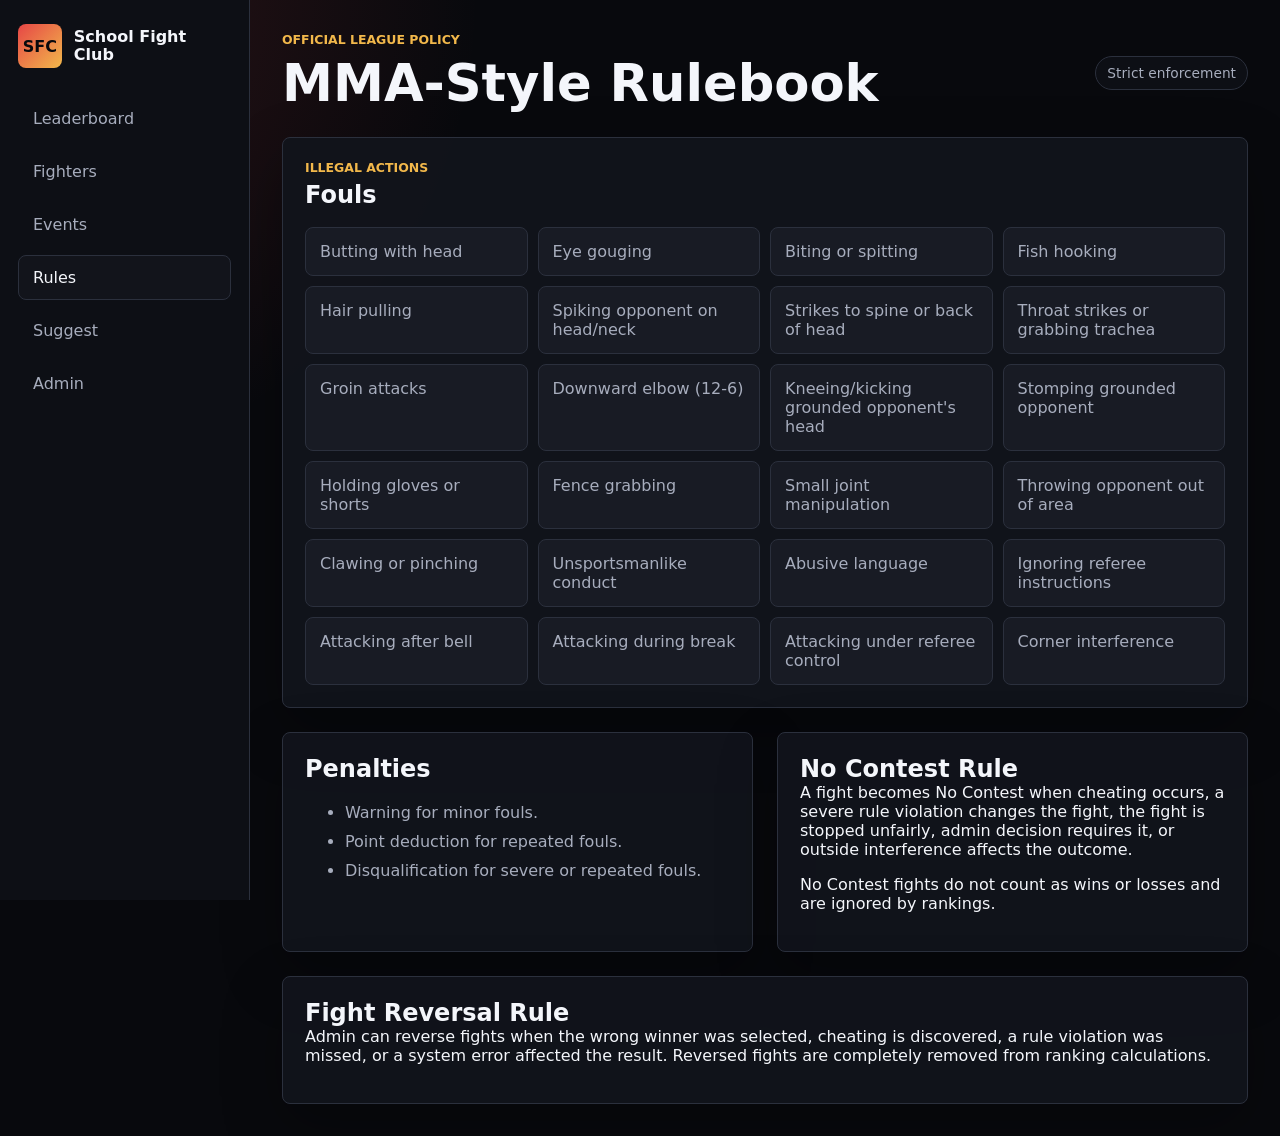
<file: rules.html>
<!doctype html>
<html lang="en">
  <head>
    <meta charset="utf-8">
    <meta name="viewport" content="width=device-width, initial-scale=1">
    <title>School Fight Club | Rules</title>
    <link rel="stylesheet" href="style.css">
  </head>
  <body data-page="rules">
    <aside class="sidebar">
      <a class="brand" href="index.html"><span>SFC</span><strong>School Fight Club</strong></a>
      <nav>
        <a href="index.html">Leaderboard</a>
        <a href="fighters.html">Fighters</a>
        <a href="events.html">Events</a>
        <a class="active" href="rules.html">Rules</a>
        <a href="suggest.html">Suggest</a>
        <a href="admin.html">Admin</a>
      </nav>
    </aside>

    <main class="app">
      <section class="topbar">
        <div>
          <p class="eyebrow">Official league policy</p>
          <h1>MMA-Style Rulebook</h1>
        </div>
        <div class="status-pill">Strict enforcement</div>
      </section>

      <section class="panel">
        <div class="section-head">
          <div>
            <p class="eyebrow">Illegal actions</p>
            <h2>Fouls</h2>
          </div>
        </div>

        <div class="rule-grid">
          <article>Butting with head</article>
          <article>Eye gouging</article>
          <article>Biting or spitting</article>
          <article>Fish hooking</article>
          <article>Hair pulling</article>
          <article>Spiking opponent on head/neck</article>
          <article>Strikes to spine or back of head</article>
          <article>Throat strikes or grabbing trachea</article>
          <article>Groin attacks</article>
          <article>Downward elbow (12-6)</article>
          <article>Kneeing/kicking grounded opponent's head</article>
          <article>Stomping grounded opponent</article>
          <article>Holding gloves or shorts</article>
          <article>Fence grabbing</article>
          <article>Small joint manipulation</article>
          <article>Throwing opponent out of area</article>
          <article>Clawing or pinching</article>
          <article>Unsportsmanlike conduct</article>
          <article>Abusive language</article>
          <article>Ignoring referee instructions</article>
          <article>Attacking after bell</article>
          <article>Attacking during break</article>
          <article>Attacking under referee control</article>
          <article>Corner interference</article>
        </div>
      </section>

      <section class="two-column">
        <div class="panel">
          <h2>Penalties</h2>
          <ul class="rule-list">
            <li>Warning for minor fouls.</li>
            <li>Point deduction for repeated fouls.</li>
            <li>Disqualification for severe or repeated fouls.</li>
          </ul>
        </div>

        <div class="panel">
          <h2>No Contest Rule</h2>
          <p>A fight becomes No Contest when cheating occurs, a severe rule violation changes the fight, the fight is stopped unfairly, admin decision requires it, or outside interference affects the outcome.</p>
          <p>No Contest fights do not count as wins or losses and are ignored by rankings.</p>
        </div>
      </section>

      <section class="panel">
        <h2>Fight Reversal Rule</h2>
        <p>Admin can reverse fights when the wrong winner was selected, cheating is discovered, a rule violation was missed, or a system error affected the result. Reversed fights are completely removed from ranking calculations.</p>
      </section>
    </main>
  </body>
</html>
</file>
<file: style.css>
:root {
  color-scheme: dark;
  --bg: #08090d;
  --panel: #12141b;
  --panel-2: #181b24;
  --line: #2b303d;
  --text: #f4f6fb;
  --muted: #a7adbd;
  --gold: #f2b84b;
  --red: #e64646;
  --green: #31c48d;
}

* { box-sizing: border-box; }

body {
  margin: 0;
  min-height: 100vh;
  background: radial-gradient(circle at top left, rgba(230, 70, 70, 0.18), transparent 30rem), var(--bg);
  color: var(--text);
  font-family: Inter, system-ui, -apple-system, BlinkMacSystemFont, "Segoe UI", sans-serif;
}

a { color: inherit; text-decoration: none; }
button, input, select, textarea { font: inherit; }

.sidebar {
  position: fixed;
  inset: 0 auto 0 0;
  width: 250px;
  padding: 24px 18px;
  background: #0d0f15;
  border-right: 1px solid var(--line);
}

.brand {
  display: flex;
  align-items: center;
  gap: 12px;
  margin-bottom: 28px;
}

.brand span {
  display: grid;
  place-items: center;
  width: 44px;
  height: 44px;
  border-radius: 8px;
  background: linear-gradient(135deg, var(--red), var(--gold));
  font-weight: 900;
  color: #08090d;
}

.brand strong { line-height: 1.1; }

nav { display: grid; gap: 8px; }

nav a {
  padding: 12px 14px;
  border: 1px solid transparent;
  border-radius: 8px;
  color: var(--muted);
}

nav a:hover, nav a.active {
  background: var(--panel);
  border-color: var(--line);
  color: var(--text);
}

.app {
  margin-left: 250px;
  padding: 32px;
  display: grid;
  gap: 24px;
}

.topbar, .section-head {
  display: flex;
  justify-content: space-between;
  align-items: center;
  gap: 16px;
}

h1, h2, h3, p { margin-top: 0; }
h1 { margin-bottom: 0; font-size: clamp(2rem, 4vw, 4rem); }
h2 { margin-bottom: 0; }
h3 { margin: 22px 0 12px; }

.eyebrow {
  margin-bottom: 6px;
  color: var(--gold);
  font-size: 0.78rem;
  font-weight: 800;
  text-transform: uppercase;
}

.status-pill, .badge {
  display: inline-flex;
  align-items: center;
  min-height: 34px;
  padding: 7px 11px;
  border: 1px solid var(--line);
  border-radius: 999px;
  background: #0d0f15;
  color: var(--muted);
  font-size: 0.86rem;
  white-space: nowrap;
}

.hero, .panel {
  border: 1px solid var(--line);
  border-radius: 8px;
  background: rgba(18, 20, 27, 0.94);
  box-shadow: 0 22px 60px rgba(0, 0, 0, 0.28);
}

.hero {
  min-height: 250px;
  display: grid;
  grid-template-columns: 1.4fr 1fr;
  align-items: end;
  gap: 24px;
  padding: 32px;
  background:
    linear-gradient(90deg, rgba(8, 9, 13, 0.2), rgba(8, 9, 13, 0.82)),
    url("https://images.unsplash.com/photo-1517438322307-e67111335449?auto=format&fit=crop&w=1400&q=75") center/cover;
}

.hero h2 { max-width: 760px; font-size: clamp(1.6rem, 3vw, 3rem); }

.stat-grid {
  display: grid;
  grid-template-columns: repeat(3, 1fr);
  gap: 10px;
}

.stat-grid div, .leader-row, .fighter-card, .fight-item, .event-item, .rule-grid article {
  border: 1px solid var(--line);
  border-radius: 8px;
  background: var(--panel-2);
}

.stat-grid div { padding: 18px; }
.stat-grid span { display: block; font-size: 2rem; font-weight: 900; }
.stat-grid small { color: var(--muted); }

.panel { padding: 22px; }
.narrow { max-width: 720px; }
.two-column { display: grid; grid-template-columns: 1fr 1fr; gap: 24px; }

.leaderboard, .fight-list, .event-list, .fighter-grid {
  display: grid;
  gap: 12px;
  margin-top: 18px;
}

.leader-row {
  display: grid;
  grid-template-columns: 70px 1fr auto auto auto;
  gap: 16px;
  align-items: center;
  padding: 16px;
  cursor: pointer;
}

.rank {
  color: var(--gold);
  font-size: 1.55rem;
  font-weight: 950;
}

.record {
  display: flex;
  gap: 8px;
  color: var(--muted);
  white-space: nowrap;
}

.fighter-grid { grid-template-columns: repeat(auto-fit, minmax(220px, 1fr)); }
.fighter-card { padding: 18px; cursor: pointer; }
.fighter-card .rank { margin-bottom: 10px; }

.fight-item, .event-item {
  display: grid;
  gap: 10px;
  padding: 15px;
}

.item-top {
  display: flex;
  justify-content: space-between;
  gap: 12px;
  align-items: start;
}

.meta { color: var(--muted); font-size: 0.9rem; }
.valid { color: var(--green); }
.reversed, .no-contest, .draw { color: var(--gold); }

.form-grid {
  display: grid;
  grid-template-columns: 1fr;
  gap: 14px;
  margin-top: 16px;
}

.form-grid.three { grid-template-columns: repeat(3, minmax(0, 1fr)); align-items: end; }
label { display: grid; gap: 7px; color: var(--muted); font-weight: 700; }

input, select, textarea {
  width: 100%;
  min-height: 44px;
  padding: 10px 12px;
  border: 1px solid var(--line);
  border-radius: 8px;
  background: #090b10;
  color: var(--text);
}

textarea {
  min-height: 90px;
  resize: vertical;
}

.button {
  min-height: 42px;
  padding: 10px 14px;
  border: 1px solid var(--line);
  border-radius: 8px;
  background: var(--panel-2);
  color: var(--text);
  cursor: pointer;
  font-weight: 800;
}

.button.primary { border-color: var(--red); background: var(--red); color: white; }
.button.ghost { background: transparent; }
.button.danger { border-color: var(--red); color: #ffb3b3; }
.button.warn { border-color: var(--gold); color: var(--gold); }

.actions { display: flex; flex-wrap: wrap; gap: 8px; }
.form-message { min-height: 20px; margin: 0; color: var(--gold); }
.hidden { display: none !important; }

.rule-grid { display: grid; grid-template-columns: repeat(auto-fit, minmax(210px, 1fr)); gap: 10px; margin-top: 18px; }
.rule-grid article { padding: 14px; color: var(--muted); }
.rule-list { color: var(--muted); line-height: 1.8; }

@media (max-width: 860px) {
  .sidebar {
    position: static;
    width: auto;
    border-right: 0;
    border-bottom: 1px solid var(--line);
  }

  nav { grid-template-columns: repeat(3, 1fr); }
  .app { margin-left: 0; padding: 18px; }
  .hero, .two-column, .form-grid.three { grid-template-columns: 1fr; }
  .stat-grid { grid-template-columns: 1fr; }
  .leader-row { grid-template-columns: 52px 1fr; }
  .record { grid-column: 2; }
  .topbar, .section-head { align-items: flex-start; flex-direction: column; }
}
</file>
